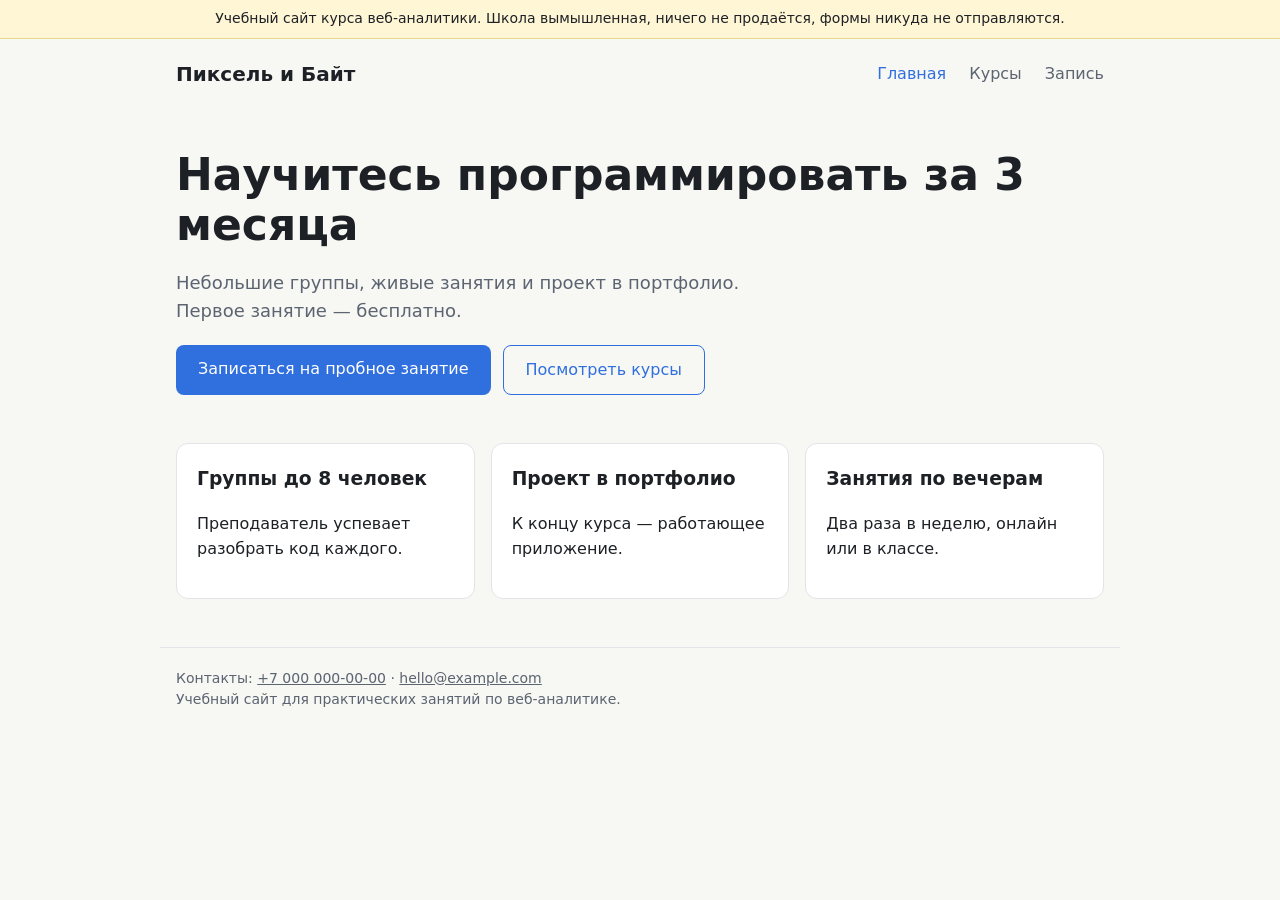
<file: index.html>
<!doctype html>
<html lang="ru">
<head>
  <meta charset="utf-8">
  <meta name="viewport" content="width=device-width, initial-scale=1">
  <title>Пиксель и Байт — курсы программирования (учебный сайт)</title>
  <meta name="description" content="Учебный сайт для практики по веб-аналитике. Школа вымышленная.">
  <link rel="stylesheet" href="style.css">
  <script src="metrika.js?v=2"></script>
</head>
<body>
  <div class="notice">Учебный сайт курса веб-аналитики. Школа вымышленная, ничего не продаётся, формы никуда не отправляются.</div>
  <header>
    <a class="logo" href="index.html">Пиксель&nbsp;и&nbsp;Байт</a>
    <nav>
      <a class="active" href="index.html">Главная</a>
      <a href="kursy.html">Курсы</a>
      <a href="zapis.html">Запись</a>
    </nav>
  </header>
  <main>
    <section class="hero">
      <h1>Научитесь программировать за 3 месяца</h1>
      <p>Небольшие группы, живые занятия и проект в портфолио. Первое занятие — бесплатно.</p>
      <div class="actions">
        <a class="btn" href="zapis.html" data-goal="cta_main">Записаться на пробное занятие</a>
        <a class="btn secondary" href="kursy.html">Посмотреть курсы</a>
      </div>
    </section>
    <section class="grid">
      <div class="card"><h3>Группы до 8 человек</h3><p>Преподаватель успевает разобрать код каждого.</p></div>
      <div class="card"><h3>Проект в портфолио</h3><p>К концу курса — работающее приложение.</p></div>
      <div class="card"><h3>Занятия по вечерам</h3><p>Два раза в неделю, онлайн или в классе.</p></div>
    </section>
  </main>
  <footer>
    Контакты: <a href="tel:+70000000000">+7 000 000-00-00</a> · <a href="mailto:hello@example.com">hello@example.com</a><br>
    Учебный сайт для практических занятий по веб-аналитике.
  </footer>
</body>
</html>
</file>
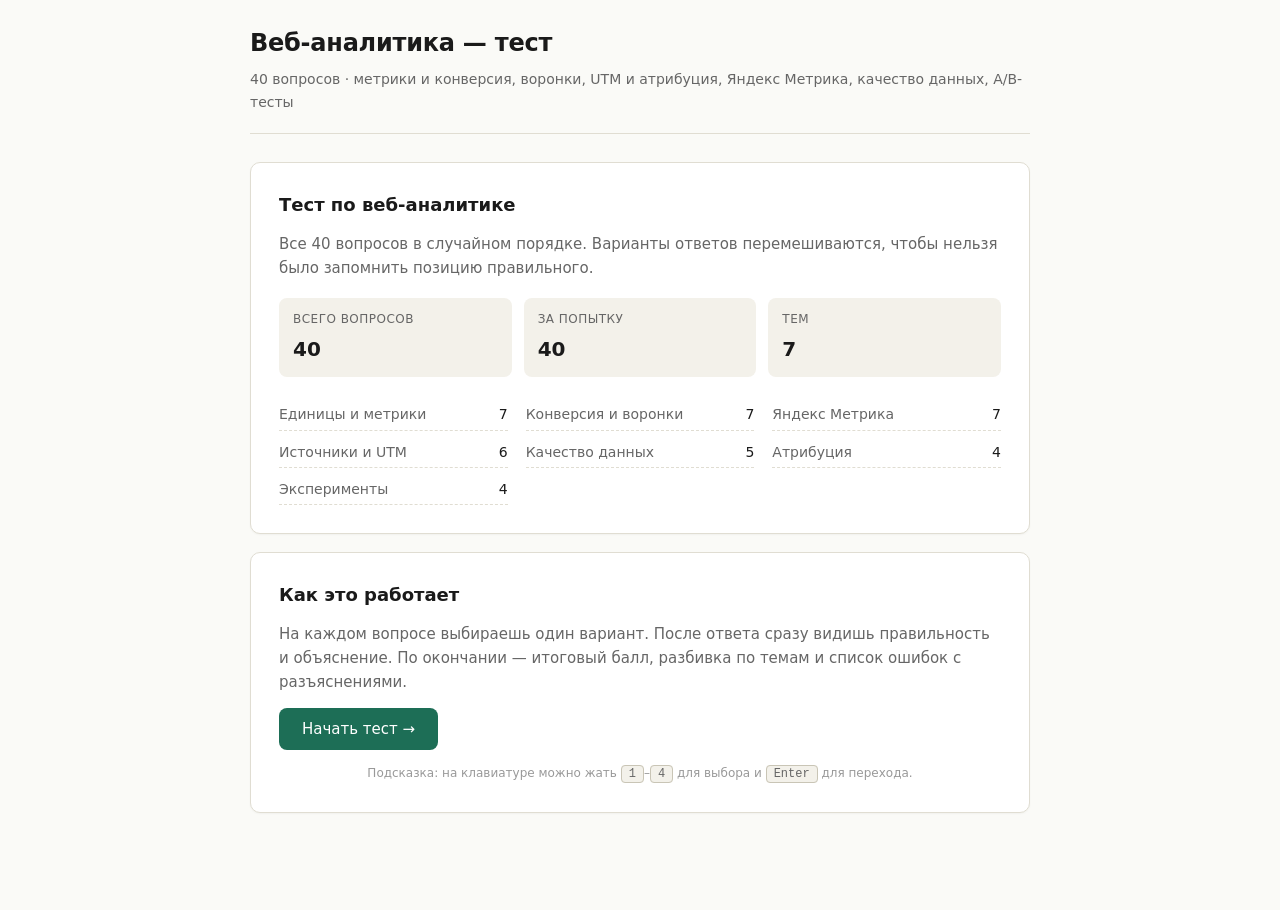
<file: test/index.html>
<!DOCTYPE html>
<html lang="ru">
<head>
  <meta charset="UTF-8">
  <meta name="viewport" content="width=device-width, initial-scale=1.0">
  <title>Веб-аналитика — тест</title>
  <link rel="stylesheet" href="styles.css">
</head>
<body>
  <div class="container">
    <header>
      <h1>Веб-аналитика — тест</h1>
      <div class="subtitle">40 вопросов · метрики и конверсия, воронки, UTM и атрибуция, Яндекс Метрика, качество данных, A/B-тесты</div>
    </header>
    <div id="app"></div>
  </div>

  <!-- Сначала загружаются вопросы (они определяют window.QUESTIONS) -->
  <script src="questions.js"></script>
  <!-- Затем логика приложения -->
  <script src="app.js"></script>
</body>
</html>
</file>
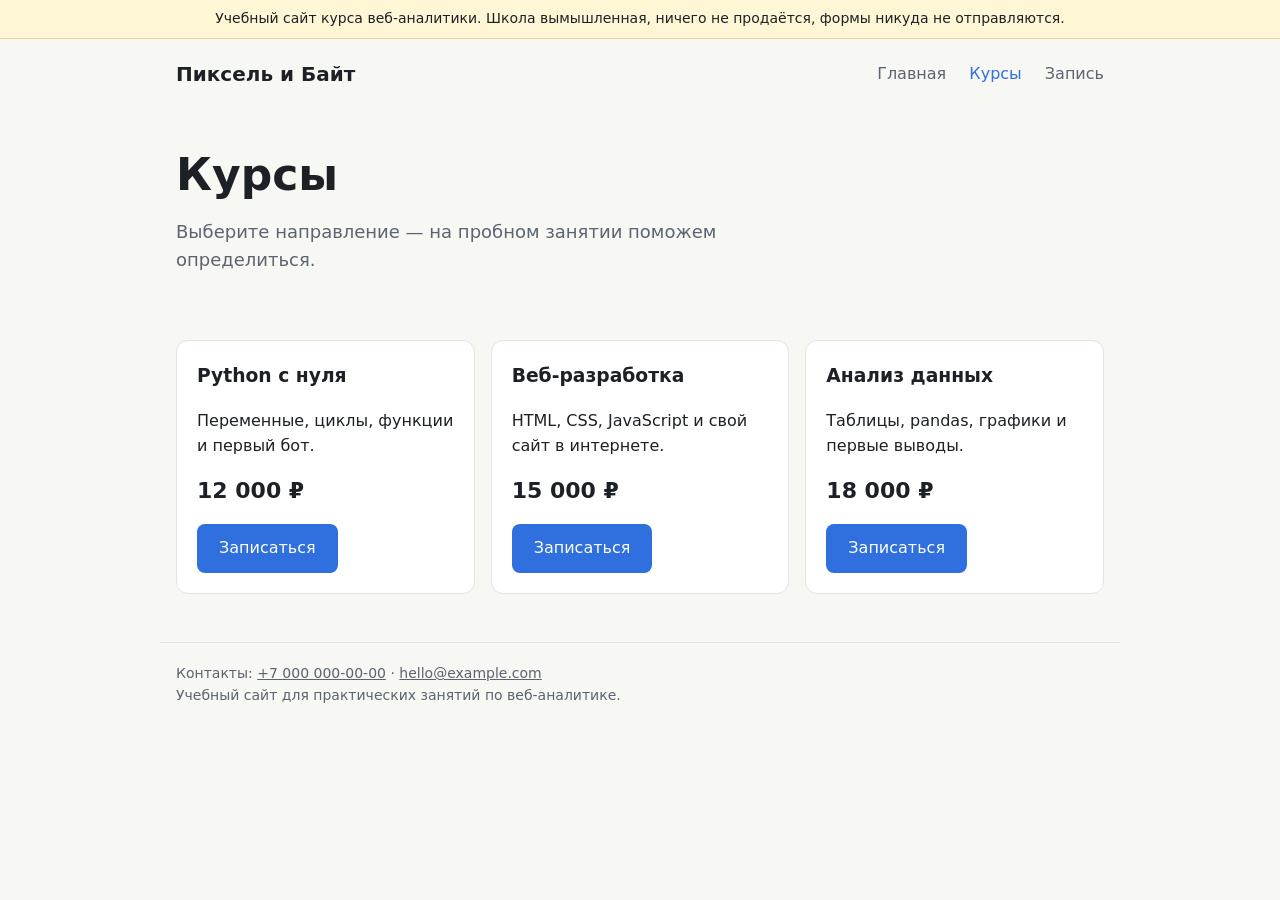
<file: kursy.html>
<!doctype html>
<html lang="ru">
<head>
  <meta charset="utf-8">
  <meta name="viewport" content="width=device-width, initial-scale=1">
  <title>Курсы — Пиксель и Байт (учебный сайт)</title>
  <link rel="stylesheet" href="style.css">
  <script src="metrika.js?v=2"></script>
</head>
<body>
  <div class="notice">Учебный сайт курса веб-аналитики. Школа вымышленная, ничего не продаётся, формы никуда не отправляются.</div>
  <header>
    <a class="logo" href="index.html">Пиксель&nbsp;и&nbsp;Байт</a>
    <nav>
      <a href="index.html">Главная</a>
      <a class="active" href="kursy.html">Курсы</a>
      <a href="zapis.html">Запись</a>
    </nav>
  </header>
  <main>
    <section class="hero">
      <h1>Курсы</h1>
      <p>Выберите направление — на пробном занятии поможем определиться.</p>
    </section>
    <section class="grid">
      <div class="card">
        <h3>Python с нуля</h3>
        <p>Переменные, циклы, функции и первый бот.</p>
        <div class="price">12 000 ₽</div>
        <a class="btn" href="zapis.html?course=python" data-goal="course_select" data-course="python">Записаться</a>
      </div>
      <div class="card">
        <h3>Веб-разработка</h3>
        <p>HTML, CSS, JavaScript и свой сайт в интернете.</p>
        <div class="price">15 000 ₽</div>
        <a class="btn" href="zapis.html?course=web" data-goal="course_select" data-course="web">Записаться</a>
      </div>
      <div class="card">
        <h3>Анализ данных</h3>
        <p>Таблицы, pandas, графики и первые выводы.</p>
        <div class="price">18 000 ₽</div>
        <a class="btn" href="zapis.html?course=data" data-goal="course_select" data-course="data">Записаться</a>
      </div>
    </section>
  </main>
  <footer>
    Контакты: <a href="tel:+70000000000">+7 000 000-00-00</a> · <a href="mailto:hello@example.com">hello@example.com</a><br>
    Учебный сайт для практических занятий по веб-аналитике.
  </footer>
</body>
</html>
</file>
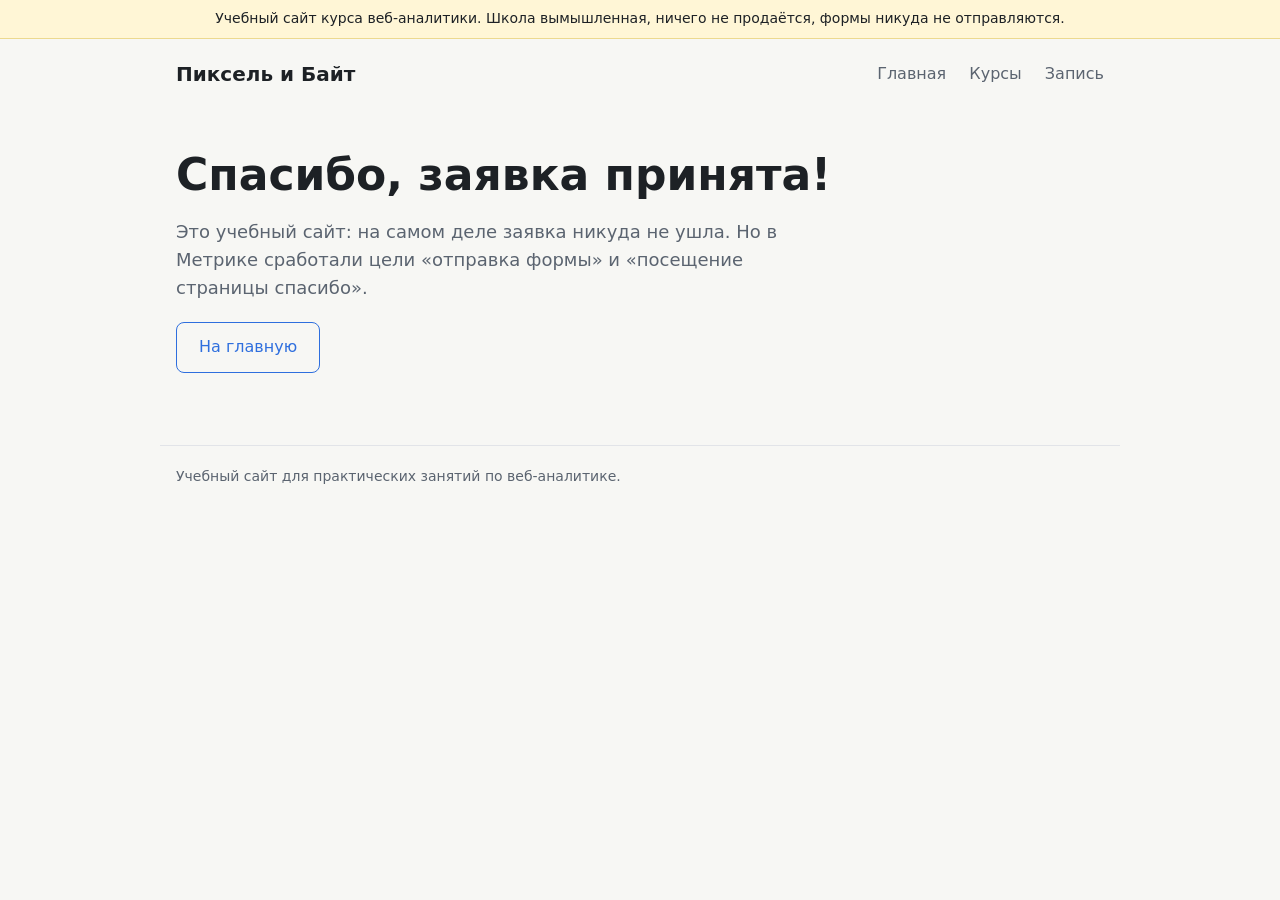
<file: spasibo.html>
<!doctype html>
<html lang="ru">
<head>
  <meta charset="utf-8">
  <meta name="viewport" content="width=device-width, initial-scale=1">
  <title>Заявка принята — Пиксель и Байт (учебный сайт)</title>
  <link rel="stylesheet" href="style.css">
  <script src="metrika.js?v=2"></script>
</head>
<body>
  <div class="notice">Учебный сайт курса веб-аналитики. Школа вымышленная, ничего не продаётся, формы никуда не отправляются.</div>
  <header>
    <a class="logo" href="index.html">Пиксель&nbsp;и&nbsp;Байт</a>
    <nav>
      <a href="index.html">Главная</a>
      <a href="kursy.html">Курсы</a>
      <a href="zapis.html">Запись</a>
    </nav>
  </header>
  <main>
    <section class="hero">
      <h1>Спасибо, заявка принята!</h1>
      <p>Это учебный сайт: на самом деле заявка никуда не ушла. Но в Метрике сработали цели «отправка формы» и «посещение страницы спасибо».</p>
      <div class="actions"><a class="btn secondary" href="index.html">На главную</a></div>
    </section>
  </main>
  <footer>Учебный сайт для практических занятий по веб-аналитике.</footer>
</body>
</html>
</file>
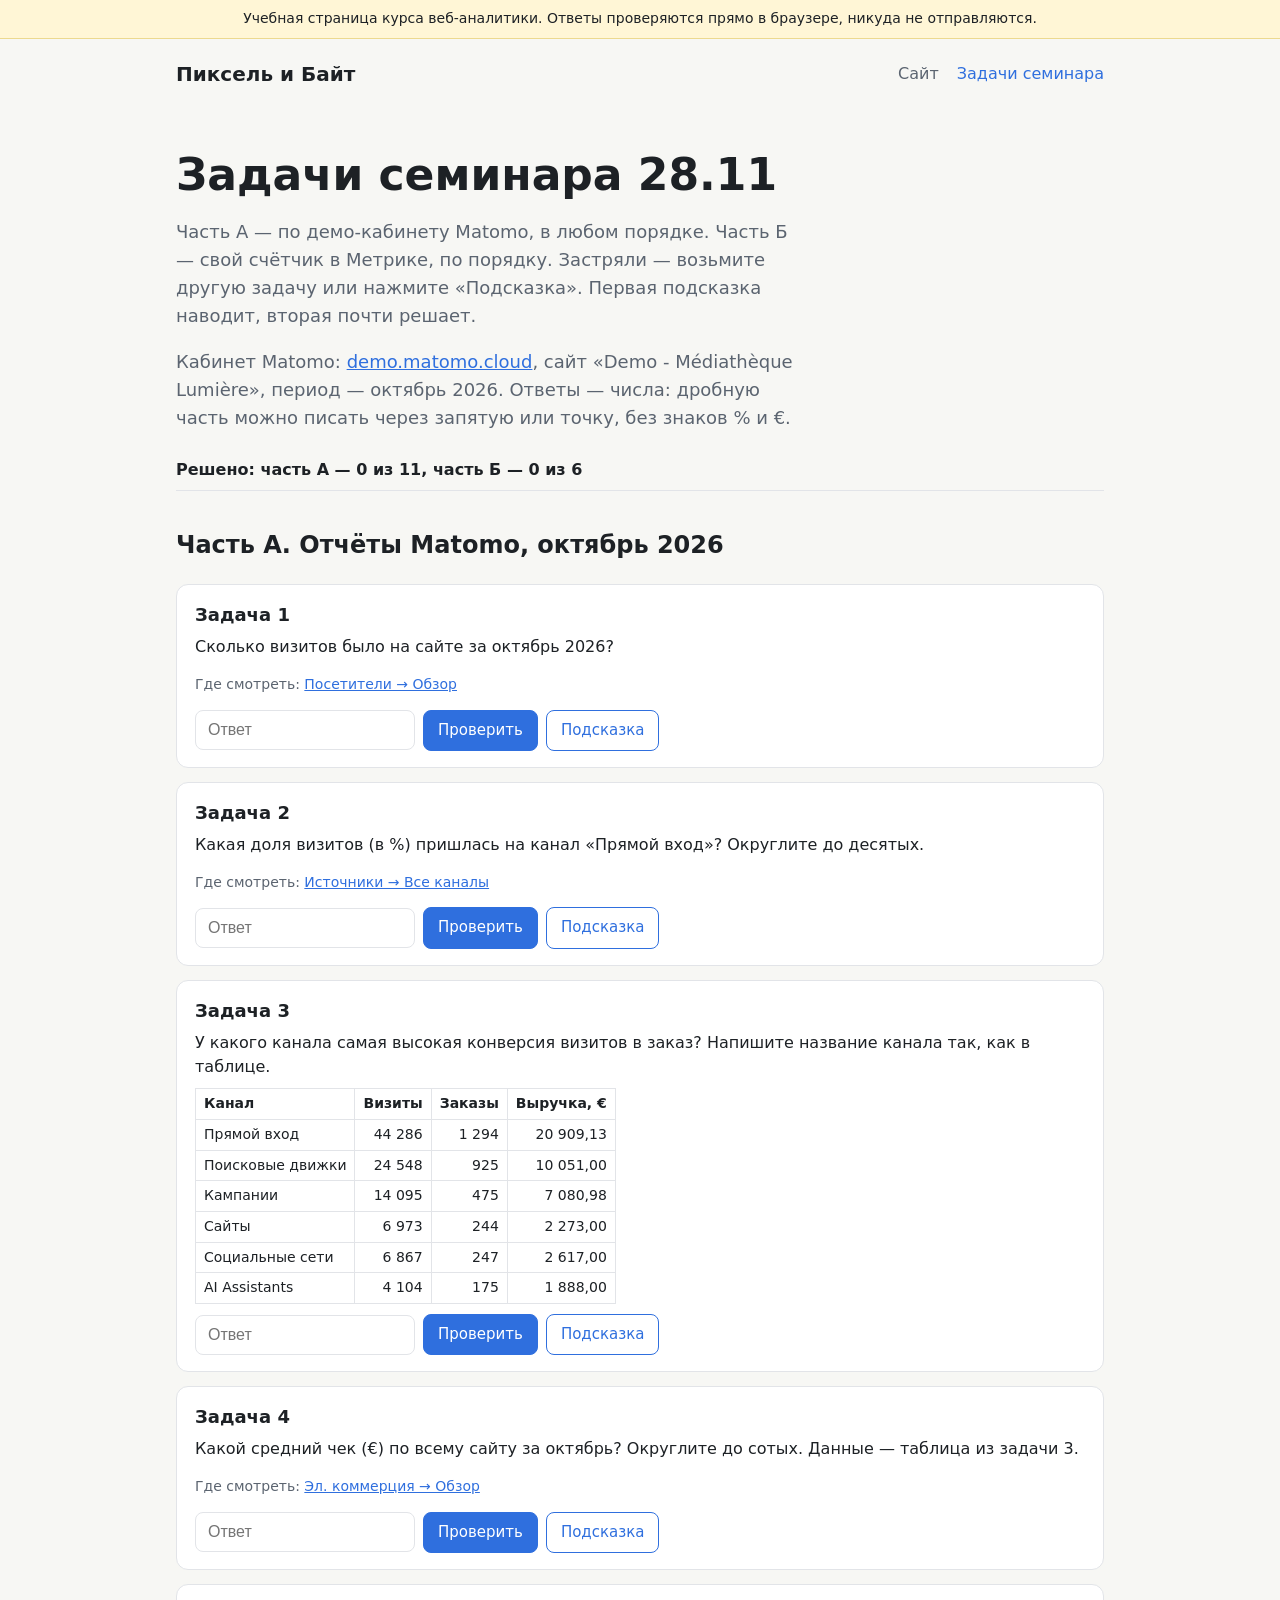
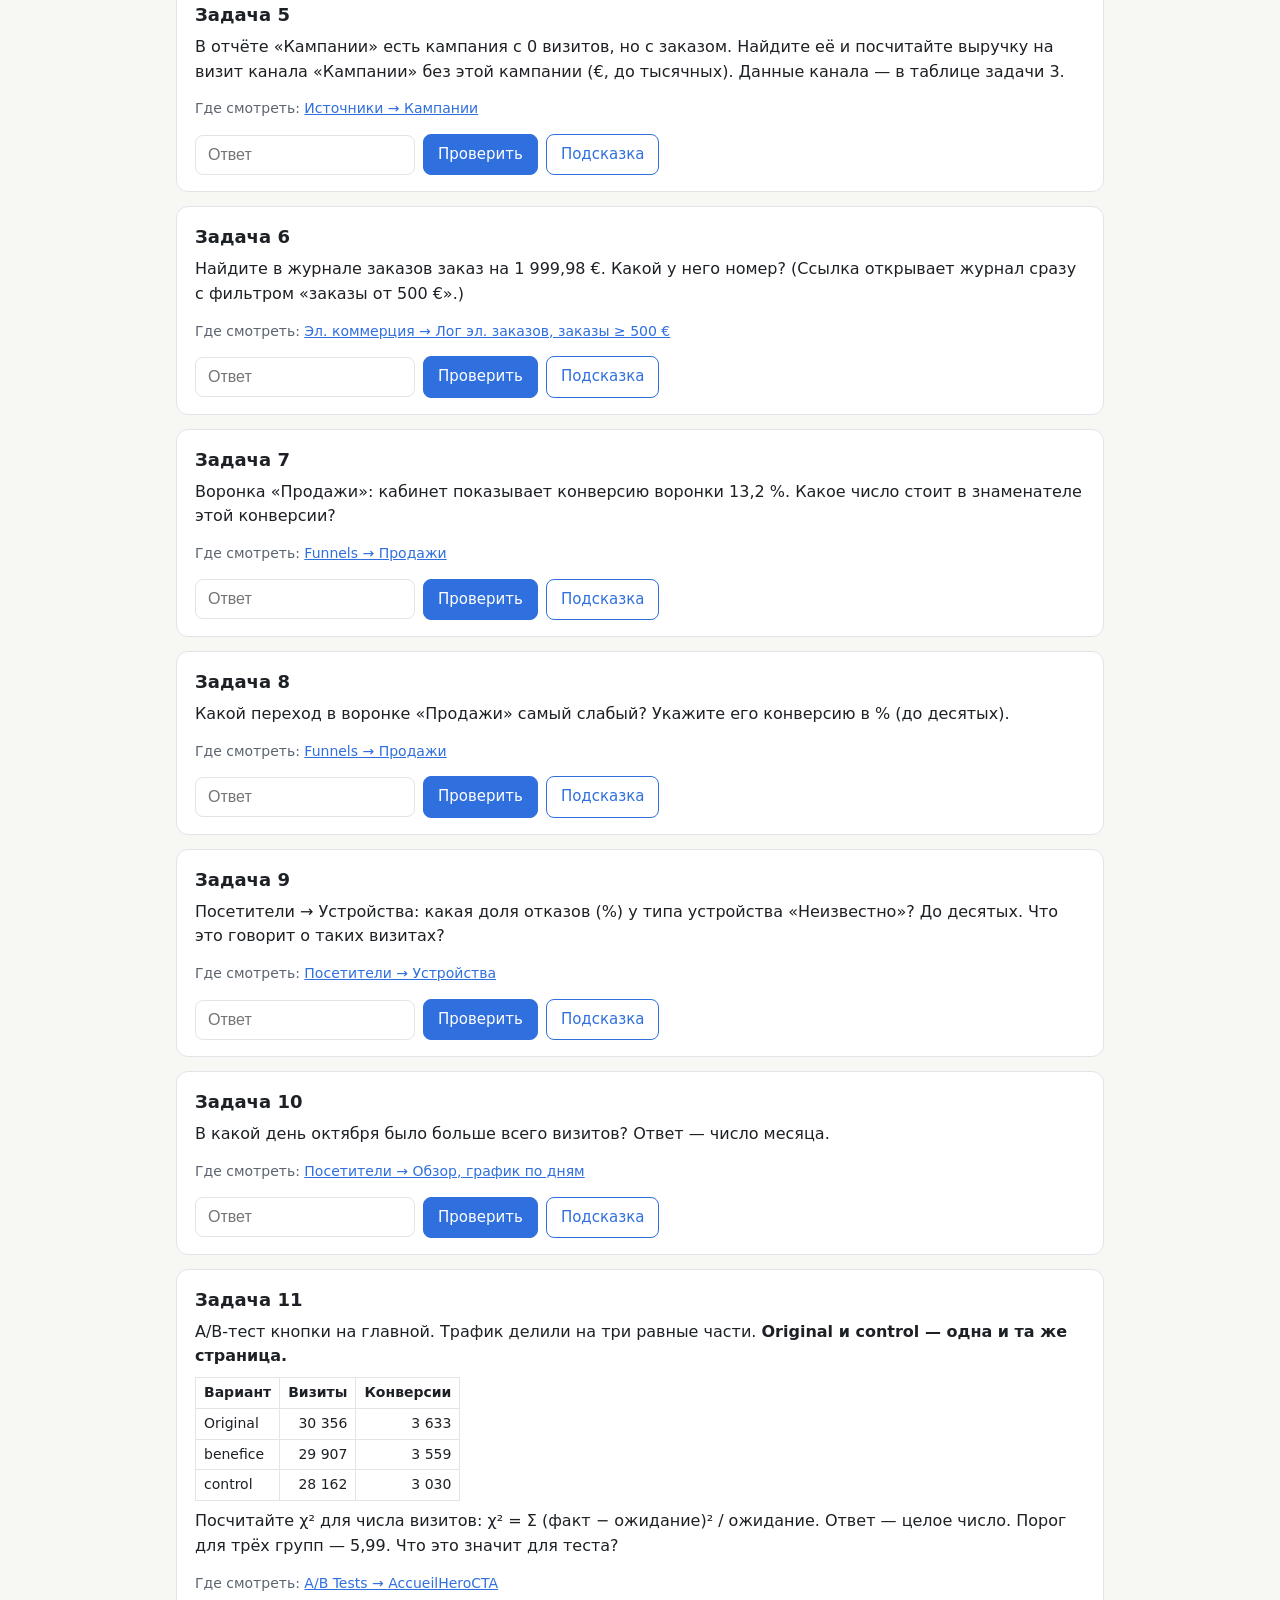
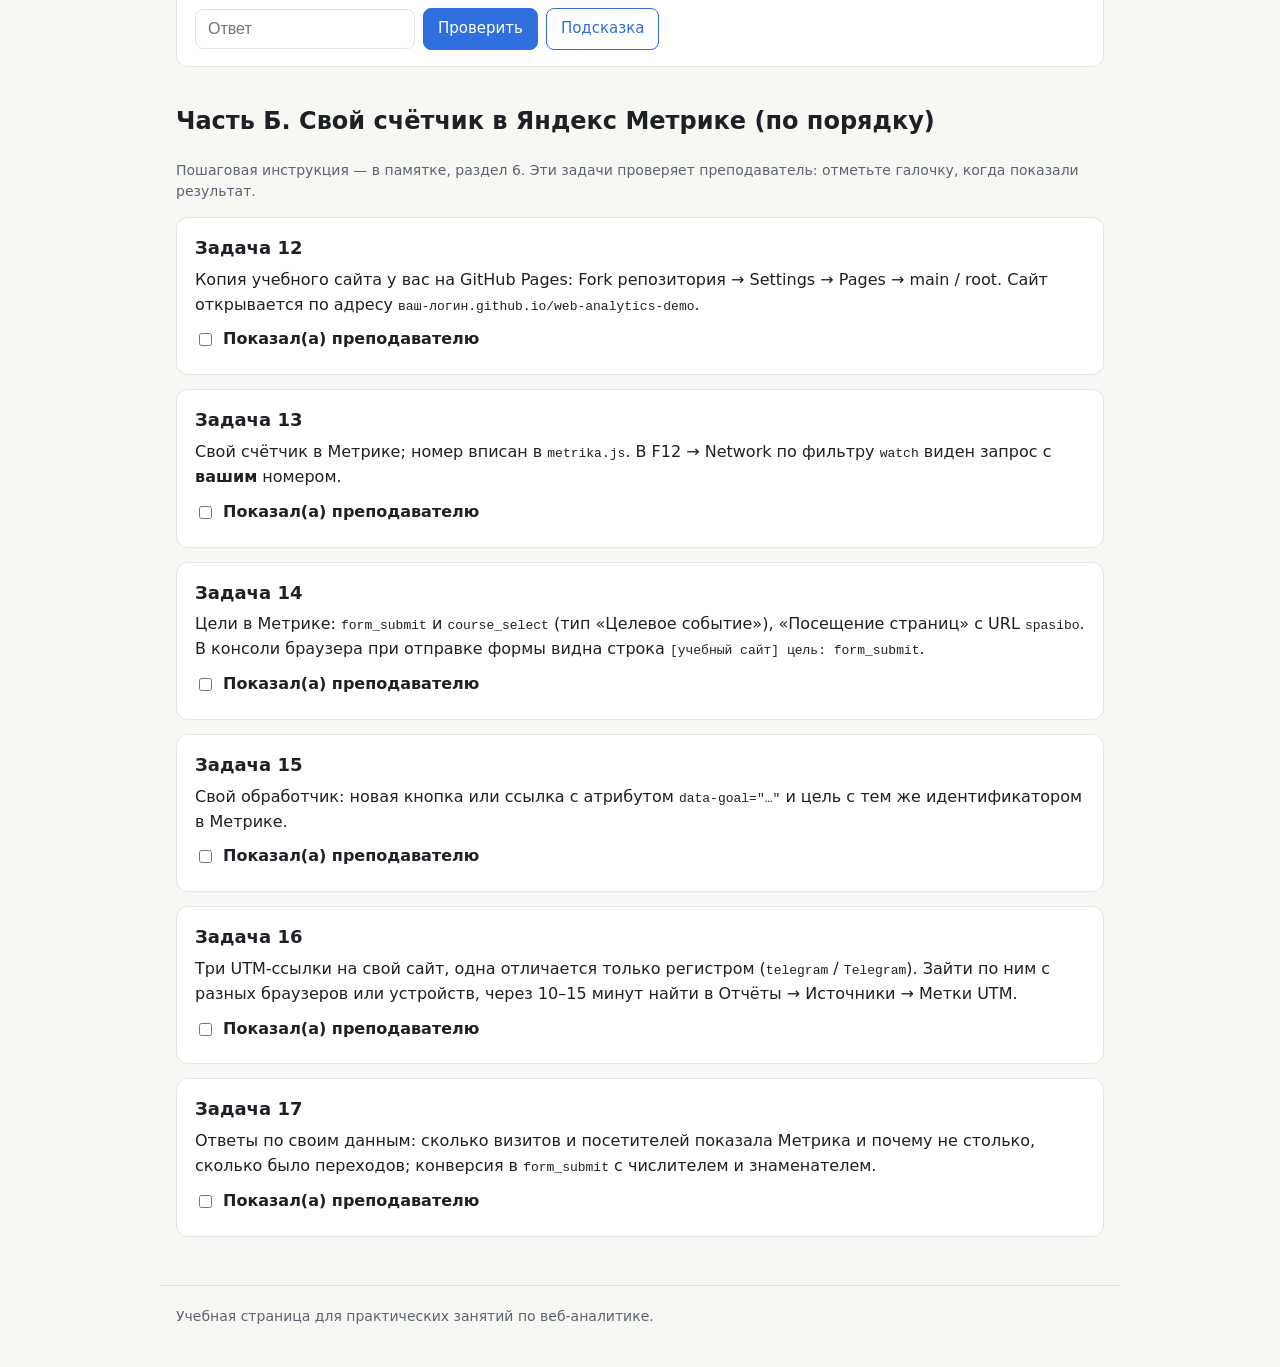
<file: zadachi.html>
<!doctype html>
<html lang="ru">
<head>
  <meta charset="utf-8">
  <meta name="viewport" content="width=device-width, initial-scale=1">
  <title>Задачи семинара — веб-аналитика (учебный сайт)</title>
  <link rel="stylesheet" href="style.css">
  <script src="metrika.js?v=2"></script>
  <style>
    .task { background: var(--card); border: 1px solid var(--line); border-radius: 12px; padding: 16px 18px; margin: 14px 0; }
    .task h3 { margin: 0 0 6px; font-size: 18px; }
    .task.done { border-color: #2e9e6b; box-shadow: inset 4px 0 0 #2e9e6b; }
    .task table { border-collapse: collapse; margin: 8px 0; font-size: 14px; }
    .task td, .task th { border: 1px solid var(--line); padding: 4px 8px; text-align: right; }
    .task td:first-child, .task th:first-child { text-align: left; }
    .row { display: flex; flex-wrap: wrap; gap: 8px; align-items: center; margin-top: 10px; }
    .row input { width: 220px; }
    .row button { font: inherit; font-size: 15px; padding: 8px 14px; border-radius: 8px; border: 1px solid var(--accent); background: var(--accent); color: #fff; cursor: pointer; }
    .row button.hint { background: transparent; color: var(--accent); }
    .msg { font-size: 15px; }
    .ok { color: #1f8a55; font-weight: 600; }
    .bad { color: #c0392b; }
    .hints p { background: #f1f4fb; border-radius: 8px; padding: 8px 10px; font-size: 15px; margin: 8px 0 0; }
    .where { font-size: 14px; color: var(--muted); }
    .where a { color: var(--accent); }
    .progress { position: sticky; top: 0; background: var(--bg); padding: 8px 0; font-weight: 600; z-index: 2; border-bottom: 1px solid var(--line); }
    h2 { margin-top: 36px; }
    label.chk { display: flex; gap: 8px; align-items: center; font-weight: 600; margin-top: 10px; }
    label.chk input { width: auto; }
  </style>
</head>
<body>
  <div class="notice">Учебная страница курса веб-аналитики. Ответы проверяются прямо в браузере, никуда не отправляются.</div>
  <header>
    <a class="logo" href="index.html">Пиксель&nbsp;и&nbsp;Байт</a>
    <nav><a href="index.html">Сайт</a><a class="active" href="zadachi.html">Задачи семинара</a></nav>
  </header>
  <main>
    <section class="hero" style="padding-bottom:0">
      <h1>Задачи семинара 28.11</h1>
      <p>Часть А — по демо-кабинету Matomo, в любом порядке. Часть Б — свой счётчик в Метрике, по порядку. Застряли — возьмите другую задачу или нажмите «Подсказка». Первая подсказка наводит, вторая почти решает.</p>
      <p class="where">Кабинет Matomo: <a href="https://demo.matomo.cloud/index.php?module=CoreHome&action=index&idSite=3&period=month&date=2026-10-01#?idSite=3&period=month&date=2026-10-01&category=General_Visitors&subcategory=General_Overview" target="_blank" rel="noopener">demo.matomo.cloud</a>, сайт «Demo - Médiathèque Lumière», период — октябрь 2026. Ответы — числа: дробную часть можно писать через запятую или точку, без знаков % и €.</p>
    </section>
    <div class="progress" id="progress">Решено: 0</div>

    <h2>Часть А. Отчёты Matomo, октябрь 2026</h2>
    <div id="partA"></div>

    <h2>Часть Б. Свой счётчик в Яндекс Метрике (по порядку)</h2>
    <p class="where">Пошаговая инструкция — в памятке, раздел 6. Эти задачи проверяет преподаватель: отметьте галочку, когда показали результат.</p>
    <div id="partB"></div>
  </main>
  <footer>Учебная страница для практических занятий по веб-аналитике.</footer>

<script>
const M = "https://demo.matomo.cloud/index.php?module=CoreHome&action=index&idSite=3&period=month&date=2026-10-01#?idSite=3&period=month&date=2026-10-01&category=";
const CH_TABLE = `<table><tr><th>Канал</th><th>Визиты</th><th>Заказы</th><th>Выручка, €</th></tr>
<tr><td>Прямой вход</td><td>44 286</td><td>1 294</td><td>20 909,13</td></tr>
<tr><td>Поисковые движки</td><td>24 548</td><td>925</td><td>10 051,00</td></tr>
<tr><td>Кампании</td><td>14 095</td><td>475</td><td>7 080,98</td></tr>
<tr><td>Сайты</td><td>6 973</td><td>244</td><td>2 273,00</td></tr>
<tr><td>Социальные сети</td><td>6 867</td><td>247</td><td>2 617,00</td></tr>
<tr><td>AI Assistants</td><td>4 104</td><td>175</td><td>1 888,00</td></tr></table>`;

const A = [
 {n:1, t:"Сколько визитов было на сайте за октябрь 2026?",
  w:[["Посетители → Обзор", "General_Visitors&subcategory=General_Overview"]],
  h:["Нужен показатель «Посещения» в блоке «Обзор посещений».", "Число в строке «Посещения»: шесть цифр, начинается на 100."],
  a:["497f37bf04a8ba6b"]},
 {n:2, t:"Какая доля визитов (в %) пришлась на канал «Прямой вход»? Округлите до десятых.",
  w:[["Источники → Все каналы", "Referrers_Referrers&subcategory=Referrers_WidgetGetAll"]],
  h:["Доля = визиты канала / все визиты × 100. Все визиты — из задачи 1.", "44 286 / 100 873 × 100 = ?"],
  a:["0099f26dde5ffb45","fa1e5df162d9bc2d"]},
 {n:3, t:"У какого канала самая высокая конверсия визитов в заказ? Напишите название канала так, как в таблице." + CH_TABLE,
  w:[],
  h:["Конверсия = заказы / визиты. Посчитайте для каждой строки, не только для самых больших каналов.", "У маленького канала внизу таблицы: 175 / 4 104 ≈ 4,26 %."],
  a:["7537b76514d3fb22","45eed6504c1497db","285ba9bc2e798c42","6277591f843454d0","5e129af1e0aa13bc"]},
 {n:4, t:"Какой средний чек (€) по всему сайту за октябрь? Округлите до сотых. Данные — таблица из задачи 3.",
  w:[["Эл. коммерция → Обзор", "Goals_Ecommerce&subcategory=General_Overview"]],
  h:["Средний чек = вся выручка / все заказы. Сложите выручку и заказы по всем каналам.", "44 819,11 / 3 360 = ?"],
  a:["0de509d2c7ce9415"]},
 {n:5, t:"В отчёте «Кампании» есть кампания с 0 визитов, но с заказом. Найдите её и посчитайте выручку на визит канала «Кампании» без этой кампании (€, до тысячных). Данные канала — в таблице задачи 3.",
  w:[["Источники → Кампании", "Referrers_Referrers&subcategory=Referrers_Campaigns"]],
  h:["Выручка на визит = выручка / визиты. Из выручки канала вычтите выручку подозрительной кампании; визиты не меняются (у неё их 0).", "(7 080,98 − 1 999,98) / 14 095 = ?"],
  a:["5e83a05896b79069","9c04a4148cbe78f5"]},
 {n:6, t:"Найдите в журнале заказов заказ на 1 999,98 €. Какой у него номер? (Ссылка открывает журнал сразу с фильтром «заказы от 500 €».)",
  w:[["Эл. коммерция → Лог эл. заказов, заказы ≥ 500 €", "Goals_Ecommerce&subcategory=Goals_EcommerceLog&segment=revenueOrder%3E%3D500"]],
  h:["Номер заказа написан в скобках после слов «Электронный заказ».", "Номер начинается с ORCA-."],
  a:["a34a0533f428d3dc"]},
 {n:7, t:"Воронка «Продажи»: кабинет показывает конверсию воронки 13,2 %. Какое число стоит в знаменателе этой конверсии?",
  w:[["Funnels → Продажи", "Funnels_Funnels&subcategory=103"]],
  h:["1 224 / 5 997 даёт не 13,2 %. Посмотрите столбец «Entries» (входы): в воронку входят не только на первом шаге.", "Шаг 1 необязательный. Сложите входы на шаге 1 и на шаге 2."],
  a:["56954aa08e8941ef"]},
 {n:8, t:"Какой переход в воронке «Продажи» самый слабый? Укажите его конверсию в % (до десятых).",
  w:[["Funnels → Продажи", "Funnels_Funnels&subcategory=103"]],
  h:["Для каждого шага: «перешли дальше» / «визиты на шаге».", "Корзина: 2 150 / 5 916."],
  a:["cae14da724ab730a"]},
 {n:9, t:"Посетители → Устройства: какая доля отказов (%) у типа устройства «Неизвестно»? До десятых. Что это говорит о таких визитах?",
  w:[["Посетители → Устройства", "General_Visitors&subcategory=DevicesDetection_Devices"]],
  h:["Найдите строку «Неизвестно» и столбец «Показатель отказов». Если он округлён, посчитайте сами: визиты с отказом / визиты.", "4 782 / 4 785 × 100. Подумайте, кто заходит на одну страницу и никогда ничего не покупает."],
  a:["7866a5f6c29eefa6","58d67646c5f1d867","954f3e6f06911ba5"]},
 {n:10, t:"В какой день октября было больше всего визитов? Ответ — число месяца.",
  w:[["Посетители → Обзор, график по дням", "General_Visitors&subcategory=General_Overview"]],
  h:["Поменяйте период на «День» и посмотрите график за месяц или выберите таблицу под графиком.", "Это среда в середине месяца: больше 5 000 визитов."],
  a:["f81055142aced4b2","4241815d479e1f82","de0c75a9a3a2838f","2c0092d7f5836655"]},
 {n:11, t:`A/B-тест кнопки на главной. Трафик делили на три равные части. <b>Original и control — одна и та же страница.</b>
<table><tr><th>Вариант</th><th>Визиты</th><th>Конверсии</th></tr>
<tr><td>Original</td><td>30 356</td><td>3 633</td></tr><tr><td>benefice</td><td>29 907</td><td>3 559</td></tr><tr><td>control</td><td>28 162</td><td>3 030</td></tr></table>
Посчитайте χ² для числа визитов: χ² = Σ (факт − ожидание)² / ожидание. Ответ — целое число. Порог для трёх групп — 5,99. Что это значит для теста?`,
  w:[["A/B Tests → AccueilHeroCTA", "AbTesting_Experiments&subcategory=14"]],
  h:["Ожидание = все визиты / 3. Для каждого варианта: (факт − ожидание)², сложите и разделите на ожидание.", "Ожидание 29 475; отклонения +881, +432, −1 313."],
  a:["51a73242f458a4d7","57f30e7bb321ebc5","9aa36ad37210717f","a9728f74ee9e469c"]},
];

const B = [
 {n:12, t:"Копия учебного сайта у вас на GitHub Pages: Fork репозитория → Settings → Pages → main / root. Сайт открывается по адресу <code>ваш-логин.github.io/web-analytics-demo</code>."},
 {n:13, t:"Свой счётчик в Метрике; номер вписан в <code>metrika.js</code>. В F12 → Network по фильтру <code>watch</code> виден запрос с <b>вашим</b> номером."},
 {n:14, t:"Цели в Метрике: <code>form_submit</code> и <code>course_select</code> (тип «Целевое событие»), «Посещение страниц» с URL <code>spasibo</code>. В консоли браузера при отправке формы видна строка <code>[учебный сайт] цель: form_submit</code>."},
 {n:15, t:"Свой обработчик: новая кнопка или ссылка с атрибутом <code>data-goal=\"…\"</code> и цель с тем же идентификатором в Метрике."},
 {n:16, t:"Три UTM-ссылки на свой сайт, одна отличается только регистром (<code>telegram</code> / <code>Telegram</code>). Зайти по ним с разных браузеров или устройств, через 10–15 минут найти в Отчёты → Источники → Метки UTM."},
 {n:17, t:"Ответы по своим данным: сколько визитов и посетителей показала Метрика и почему не столько, сколько было переходов; конверсия в <code>form_submit</code> с числителем и знаменателем."},
];

let solved = {};
try { solved = JSON.parse(localStorage.getItem("wa28solved") || "{}"); } catch (e) {}
function save() { try { localStorage.setItem("wa28solved", JSON.stringify(solved)); } catch (e) {} }

function norm(s) {
  return s.trim().toLowerCase().replace(/[\s ]/g, "").replace(/,/g, ".").replace(/[%€]/g, "").replace(/ё/g, "е");
}
async function h16(s) {
  const buf = await crypto.subtle.digest("SHA-256", new TextEncoder().encode("wa28:" + s));
  return [...new Uint8Array(buf)].map(b => b.toString(16).padStart(2, "0")).join("").slice(0, 16);
}
function progress() {
  const a = A.filter(x => solved[x.n]).length, b = B.filter(x => solved[x.n]).length;
  document.getElementById("progress").textContent = `Решено: часть А — ${a} из ${A.length}, часть Б — ${b} из ${B.length}`;
}

function renderA() {
  const root = document.getElementById("partA");
  for (const x of A) {
    const d = document.createElement("div");
    d.className = "task" + (solved[x.n] ? " done" : "");
    const where = x.w.map(([t, q]) => `<a href="${M + q}" target="_blank" rel="noopener">${t}</a>`).join(" · ");
    d.innerHTML = `<h3>Задача ${x.n}</h3><div>${x.t}</div>
      ${where ? `<p class="where">Где смотреть: ${where}</p>` : ""}
      <div class="row"><input placeholder="Ответ" aria-label="Ответ на задачу ${x.n}">
      <button class="go">Проверить</button><button class="hint">Подсказка</button><span class="msg"></span></div>
      <div class="hints"></div>`;
    const inp = d.querySelector("input"), msg = d.querySelector(".msg");
    let shown = 0;
    if (solved[x.n]) { msg.textContent = "Решено ✓"; msg.className = "msg ok"; }
    async function check() {
      if (!inp.value.trim()) return;
      const h = await h16(norm(inp.value));
      if (x.a.includes(h)) {
        solved[x.n] = true; save(); d.classList.add("done");
        msg.textContent = "Верно ✓"; msg.className = "msg ok";
        if (window.sendGoal) sendGoal("task_solved", { task: x.n });
      } else { msg.textContent = "Пока нет — проверьте расчёт или возьмите подсказку"; msg.className = "msg bad"; }
      progress();
    }
    d.querySelector(".go").onclick = check;
    inp.addEventListener("keydown", e => { if (e.key === "Enter") check(); });
    d.querySelector(".hint").onclick = () => {
      if (shown < x.h.length) {
        const p = document.createElement("p");
        p.textContent = `Подсказка ${shown + 1}: ${x.h[shown]}`;
        d.querySelector(".hints").appendChild(p); shown++;
      }
    };
    root.appendChild(d);
  }
}
function renderB() {
  const root = document.getElementById("partB");
  for (const x of B) {
    const d = document.createElement("div");
    d.className = "task" + (solved[x.n] ? " done" : "");
    d.innerHTML = `<h3>Задача ${x.n}</h3><div>${x.t}</div>
      <label class="chk"><input type="checkbox" ${solved[x.n] ? "checked" : ""}> Показал(а) преподавателю</label>`;
    d.querySelector("input").onchange = e => {
      solved[x.n] = e.target.checked; save(); d.classList.toggle("done", e.target.checked); progress();
    };
    root.appendChild(d);
  }
}
renderA(); renderB(); progress();
</script>
</body>
</html>
</file>
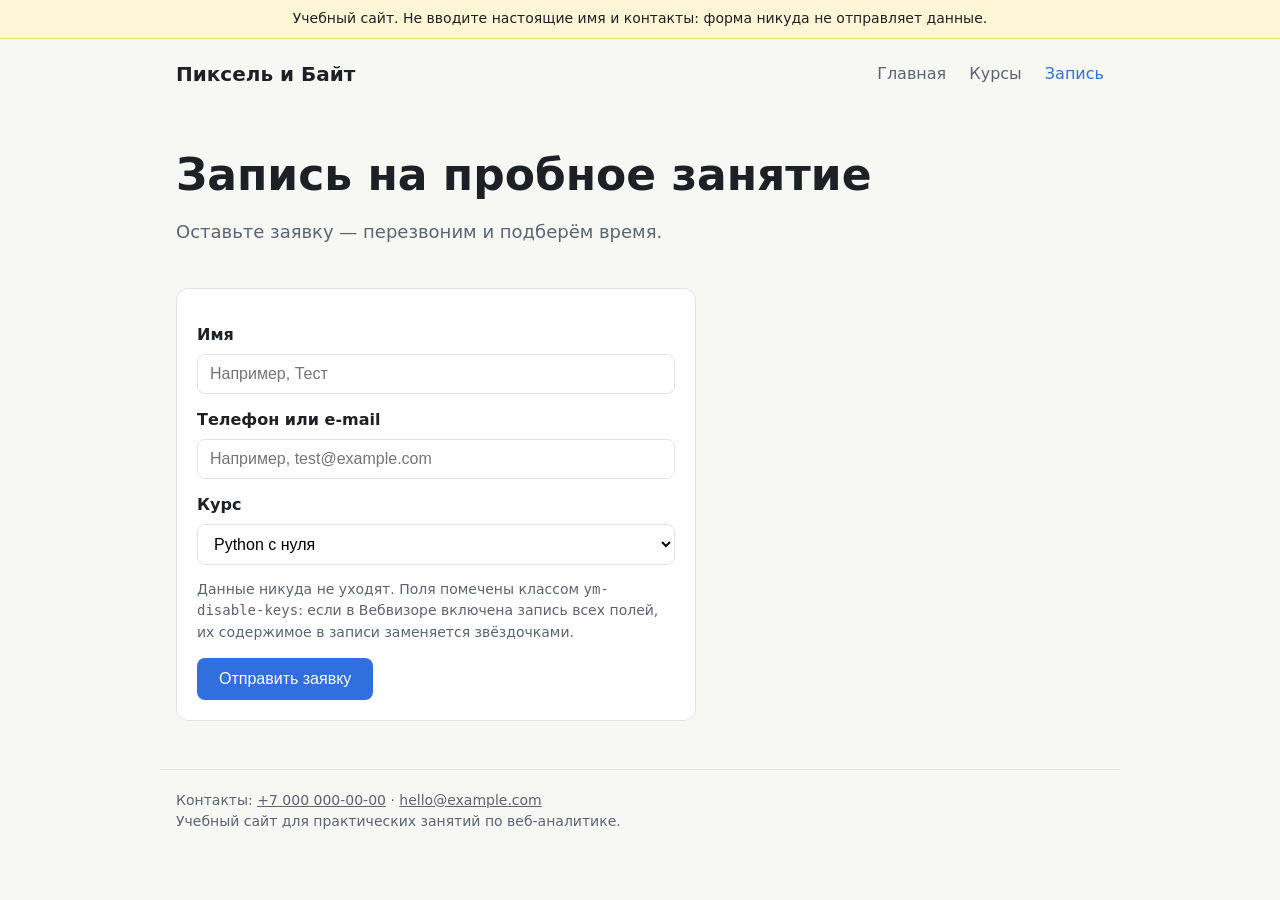
<file: zapis.html>
<!doctype html>
<html lang="ru">
<head>
  <meta charset="utf-8">
  <meta name="viewport" content="width=device-width, initial-scale=1">
  <title>Запись на пробное занятие — Пиксель и Байт (учебный сайт)</title>
  <link rel="stylesheet" href="style.css">
  <script src="metrika.js?v=2"></script>
</head>
<body>
  <div class="notice">Учебный сайт. Не вводите настоящие имя и контакты: форма никуда не отправляет данные.</div>
  <header>
    <a class="logo" href="index.html">Пиксель&nbsp;и&nbsp;Байт</a>
    <nav>
      <a href="index.html">Главная</a>
      <a href="kursy.html">Курсы</a>
      <a class="active" href="zapis.html">Запись</a>
    </nav>
  </header>
  <main>
    <section class="hero">
      <h1>Запись на пробное занятие</h1>
      <p>Оставьте заявку — перезвоним и подберём время.</p>
    </section>
    <form class="card" id="signup">
      <label for="name">Имя</label>
      <input id="name" name="name" class="ym-disable-keys" placeholder="Например, Тест" required>
      <label for="contact">Телефон или e-mail</label>
      <input id="contact" name="contact" class="ym-disable-keys" placeholder="Например, test@example.com" required>
      <label for="course">Курс</label>
      <select id="course" name="course">
        <option value="python">Python с нуля</option>
        <option value="web">Веб-разработка</option>
        <option value="data">Анализ данных</option>
      </select>
      <p class="hint">Данные никуда не уходят. Поля помечены классом <code>ym-disable-keys</code>: если в Вебвизоре включена запись всех полей, их содержимое в записи заменяется звёздочками.</p>
      <button class="btn" type="submit">Отправить заявку</button>
    </form>
  </main>
  <footer>
    Контакты: <a href="tel:+70000000000">+7 000 000-00-00</a> · <a href="mailto:hello@example.com">hello@example.com</a><br>
    Учебный сайт для практических занятий по веб-аналитике.
  </footer>
  <script>
    var course = new URLSearchParams(location.search).get("course");
    if (course) { document.getElementById("course").value = course; }

    document.getElementById("signup").addEventListener("submit", function (ev) {
      ev.preventDefault();
      // Цель «успешная отправка формы»: отправляем после проверки полей, а не по клику на кнопку
      sendGoal("form_submit", { course: document.getElementById("course").value });
      setTimeout(function () { location.href = "spasibo.html"; }, 300);
    });
  </script>
</body>
</html>
</file>
<file: style.css>
:root {
  --bg: #f7f7f4;
  --card: #ffffff;
  --text: #1d2125;
  --muted: #5b6470;
  --accent: #2f6fde;
  --accent-dark: #1f54b0;
  --line: #e2e4e8;
  --note: #fff6d6;
}
* { box-sizing: border-box; }
body {
  margin: 0;
  font-family: system-ui, -apple-system, "Segoe UI", Roboto, Arial, sans-serif;
  background: var(--bg);
  color: var(--text);
  line-height: 1.55;
}
.notice {
  background: var(--note);
  border-bottom: 1px solid #ecd98f;
  font-size: 14px;
  padding: 8px 16px;
  text-align: center;
}
header, main, footer { max-width: 960px; margin: 0 auto; padding: 0 16px; }
header {
  display: flex; flex-wrap: wrap; align-items: center; justify-content: space-between;
  gap: 12px; padding-top: 20px; padding-bottom: 20px;
}
.logo { font-weight: 700; font-size: 20px; color: var(--text); text-decoration: none; }
nav a { color: var(--muted); text-decoration: none; margin-left: 18px; }
nav a:first-child { margin-left: 0; }
nav a:hover, nav a.active { color: var(--accent); }
.hero { padding: 40px 0 24px; }
.hero h1 { font-size: clamp(28px, 5vw, 44px); line-height: 1.15; margin: 0 0 12px; }
.hero p { color: var(--muted); font-size: 18px; max-width: 620px; }
.btn {
  display: inline-block; background: var(--accent); color: #fff; border: 0;
  padding: 12px 22px; border-radius: 8px; font-size: 16px; text-decoration: none; cursor: pointer;
}
.btn:hover { background: var(--accent-dark); }
.btn.secondary { background: transparent; color: var(--accent); border: 1px solid var(--accent); }
.actions { display: flex; flex-wrap: wrap; gap: 12px; margin-top: 20px; }
.grid { display: grid; grid-template-columns: repeat(auto-fit, minmax(240px, 1fr)); gap: 16px; margin: 24px 0; }
.card { background: var(--card); border: 1px solid var(--line); border-radius: 12px; padding: 20px; }
.card h3 { margin-top: 0; }
.price { font-size: 22px; font-weight: 700; margin: 8px 0 16px; }
form.card { max-width: 520px; }
label { display: block; font-weight: 600; margin: 14px 0 6px; }
input, select {
  width: 100%; padding: 10px 12px; border: 1px solid var(--line); border-radius: 8px; font-size: 16px; background: #fff;
}
.hint { color: var(--muted); font-size: 14px; }
footer { color: var(--muted); font-size: 14px; border-top: 1px solid var(--line); margin-top: 48px; padding-top: 20px; padding-bottom: 40px; }
footer a { color: var(--muted); }
</file>
<file: test/styles.css>
:root {
  --bg: #fafaf7;
  --surface: #ffffff;
  --surface-2: #f3f1ea;
  --text: #1a1a1a;
  --text-muted: #666;
  --text-dim: #999;
  --border: #e0ddd2;
  --border-strong: #c9c5b6;
  --accent: #1d6e56;
  --accent-soft: #e1f5ee;
  --danger: #a32d2d;
  --danger-soft: #fcebeb;
  --success: #3b6d11;
  --success-soft: #eaf3de;
  --warning: #854f0b;
  --warning-soft: #faeeda;
  --info: #185fa5;
  --info-soft: #e6f1fb;
  --shadow: 0 1px 2px rgba(0, 0, 0, 0.04);
}

* {
  box-sizing: border-box;
}

html,
body {
  margin: 0;
  padding: 0;
  background: var(--bg);
  color: var(--text);
  font-family: -apple-system, BlinkMacSystemFont, "Segoe UI", system-ui, sans-serif;
  font-size: 16px;
  line-height: 1.6;
}

.container {
  max-width: 820px;
  margin: 0 auto;
  padding: 24px 20px 80px;
}

header {
  border-bottom: 1px solid var(--border);
  padding-bottom: 20px;
  margin-bottom: 28px;
}

header h1 {
  margin: 0 0 6px;
  font-size: 24px;
  font-weight: 600;
  letter-spacing: -0.01em;
}

header .subtitle {
  color: var(--text-muted);
  font-size: 14px;
}

/* Стартовый экран */
.start-screen .card {
  background: var(--surface);
  border: 1px solid var(--border);
  border-radius: 10px;
  padding: 28px;
  margin-bottom: 18px;
  box-shadow: var(--shadow);
}

.start-screen h2 {
  font-size: 18px;
  margin: 0 0 12px;
  font-weight: 600;
}

.start-screen p {
  color: var(--text-muted);
  margin: 0 0 14px;
  font-size: 15px;
}

.stats-grid {
  display: grid;
  grid-template-columns: repeat(auto-fit, minmax(150px, 1fr));
  gap: 12px;
  margin: 18px 0 22px;
}

.stat {
  background: var(--surface-2);
  padding: 12px 14px;
  border-radius: 8px;
}

.stat-label {
  font-size: 12px;
  color: var(--text-muted);
  text-transform: uppercase;
  letter-spacing: 0.04em;
  margin-bottom: 4px;
}

.stat-value {
  font-size: 20px;
  font-weight: 600;
}

.topics-list {
  margin: 14px 0 0;
  padding: 0;
  list-style: none;
  display: grid;
  grid-template-columns: repeat(auto-fit, minmax(200px, 1fr));
  gap: 6px 18px;
}

.topics-list li {
  font-size: 14px;
  color: var(--text-muted);
  padding: 4px 0;
  display: flex;
  justify-content: space-between;
  border-bottom: 1px dashed var(--border);
}

.topics-list li span:last-child {
  color: var(--text);
  font-variant-numeric: tabular-nums;
}

/* Кнопки */
.btn {
  display: inline-block;
  padding: 11px 22px;
  font-size: 15px;
  font-weight: 500;
  border-radius: 8px;
  border: 1px solid transparent;
  cursor: pointer;
  text-decoration: none;
  transition: all 0.15s ease;
  font-family: inherit;
  background: none;
}

.btn-primary {
  background: var(--accent);
  color: white;
}

.btn-primary:hover {
  background: #155740;
}

.btn-secondary {
  background: var(--surface);
  color: var(--text);
  border-color: var(--border-strong);
}

.btn-secondary:hover {
  background: var(--surface-2);
}

.btn:disabled {
  opacity: 0.5;
  cursor: not-allowed;
}

.btn-row {
  display: flex;
  gap: 10px;
  margin-top: 8px;
  flex-wrap: wrap;
}

/* Экран теста */
.quiz-header {
  display: flex;
  justify-content: space-between;
  align-items: center;
  margin-bottom: 18px;
  flex-wrap: wrap;
  gap: 10px;
}

.progress-info {
  font-size: 14px;
  color: var(--text-muted);
}

.topic-tag {
  display: inline-block;
  background: var(--accent-soft);
  color: var(--accent);
  padding: 3px 10px;
  border-radius: 12px;
  font-size: 12px;
  font-weight: 500;
}

.progress-bar {
  height: 4px;
  background: var(--border);
  border-radius: 2px;
  overflow: hidden;
  margin-bottom: 24px;
}

.progress-fill {
  height: 100%;
  background: var(--accent);
  transition: width 0.25s ease;
}

.question-card {
  background: var(--surface);
  border: 1px solid var(--border);
  border-radius: 10px;
  padding: 24px 26px;
  box-shadow: var(--shadow);
}

.question-text {
  font-size: 17px;
  line-height: 1.55;
  margin: 0 0 18px;
  font-weight: 500;
}

.options {
  display: flex;
  flex-direction: column;
  gap: 8px;
  margin-bottom: 18px;
}

.option {
  display: flex;
  align-items: flex-start;
  gap: 12px;
  padding: 13px 16px;
  border: 1px solid var(--border);
  border-radius: 8px;
  cursor: pointer;
  transition: all 0.12s ease;
  background: var(--surface);
  font-size: 15px;
  line-height: 1.5;
}

.option:hover:not(.disabled) {
  border-color: var(--border-strong);
  background: var(--surface-2);
}

.option.selected {
  border-color: var(--accent);
  background: var(--accent-soft);
}

.option.correct {
  border-color: var(--success);
  background: var(--success-soft);
}

.option.incorrect {
  border-color: var(--danger);
  background: var(--danger-soft);
}

.option.disabled {
  cursor: default;
}

.option-letter {
  font-weight: 600;
  color: var(--text-muted);
  min-width: 20px;
  flex-shrink: 0;
}

.option.selected .option-letter,
.option.correct .option-letter {
  color: var(--accent);
}

.option.incorrect .option-letter {
  color: var(--danger);
}

.option-text {
  flex: 1;
}

.option-mark {
  flex-shrink: 0;
  font-size: 18px;
  line-height: 1;
  width: 18px;
  text-align: center;
}

.option.correct .option-mark::before {
  content: "✓";
  color: var(--success);
  font-weight: bold;
}

.option.incorrect .option-mark::before {
  content: "✗";
  color: var(--danger);
  font-weight: bold;
}

/* Объяснение */
.explanation {
  margin-top: 16px;
  padding: 14px 16px;
  background: var(--info-soft);
  border-left: 3px solid var(--info);
  border-radius: 6px;
  font-size: 14px;
  line-height: 1.55;
}

.explanation .label {
  font-weight: 600;
  color: var(--info);
  display: block;
  margin-bottom: 4px;
  font-size: 12px;
  text-transform: uppercase;
  letter-spacing: 0.04em;
}

/* Результаты */
.result-summary {
  text-align: center;
  padding: 30px 20px;
  background: var(--surface);
  border: 1px solid var(--border);
  border-radius: 10px;
  margin-bottom: 24px;
  box-shadow: var(--shadow);
}

.score-big {
  font-size: 56px;
  font-weight: 700;
  margin: 8px 0;
  letter-spacing: -0.02em;
  font-variant-numeric: tabular-nums;
}

.score-percentage {
  font-size: 22px;
  color: var(--text-muted);
  margin-bottom: 14px;
  font-variant-numeric: tabular-nums;
}

.verdict {
  font-size: 17px;
  font-weight: 600;
  padding: 6px 16px;
  border-radius: 16px;
  display: inline-block;
  margin-top: 4px;
}

.verdict.excellent {
  background: var(--success-soft);
  color: var(--success);
}

.verdict.good {
  background: var(--accent-soft);
  color: var(--accent);
}

.verdict.medium {
  background: var(--warning-soft);
  color: var(--warning);
}

.verdict.weak {
  background: var(--danger-soft);
  color: var(--danger);
}

.by-topic {
  background: var(--surface);
  border: 1px solid var(--border);
  border-radius: 10px;
  padding: 22px 24px;
  margin-bottom: 18px;
  box-shadow: var(--shadow);
}

.by-topic h3 {
  margin: 0 0 14px;
  font-size: 16px;
  font-weight: 600;
}

.topic-row {
  display: flex;
  justify-content: space-between;
  align-items: center;
  padding: 9px 0;
  border-bottom: 1px solid var(--border);
  font-size: 14px;
}

.topic-row:last-child {
  border-bottom: none;
}

.topic-name {
  flex: 1;
}

.topic-stat {
  font-variant-numeric: tabular-nums;
  color: var(--text-muted);
  margin-right: 12px;
}

.topic-bar {
  width: 80px;
  height: 6px;
  background: var(--border);
  border-radius: 3px;
  overflow: hidden;
}

.topic-bar-fill {
  height: 100%;
  background: var(--accent);
}

.topic-bar-fill.weak {
  background: var(--danger);
}

.topic-bar-fill.medium {
  background: var(--warning);
}

/* Список ошибок */
.mistakes {
  background: var(--surface);
  border: 1px solid var(--border);
  border-radius: 10px;
  padding: 22px 24px;
  margin-bottom: 18px;
  box-shadow: var(--shadow);
}

.mistakes h3 {
  margin: 0 0 14px;
  font-size: 16px;
  font-weight: 600;
}

.mistake-item {
  padding: 14px 0;
  border-bottom: 1px solid var(--border);
}

.mistake-item:last-child {
  border-bottom: none;
}

.mistake-q {
  font-weight: 500;
  margin-bottom: 8px;
  font-size: 15px;
}

.mistake-meta {
  font-size: 13px;
  color: var(--text-muted);
  margin-bottom: 8px;
}

.mistake-yours,
.mistake-correct {
  font-size: 14px;
  padding: 6px 12px;
  border-radius: 6px;
  margin: 4px 0;
}

.mistake-yours {
  background: var(--danger-soft);
  color: var(--danger);
}

.mistake-correct {
  background: var(--success-soft);
  color: var(--success);
}

.mistake-explain {
  font-size: 13px;
  color: var(--text-muted);
  margin-top: 8px;
  font-style: italic;
  line-height: 1.5;
}

/* Утилиты */
.actions-bottom {
  margin-top: 22px;
  text-align: center;
}

kbd {
  background: var(--surface-2);
  border: 1px solid var(--border-strong);
  border-radius: 4px;
  padding: 1px 7px;
  font-size: 12px;
  font-family: ui-monospace, SFMono-Regular, monospace;
  color: var(--text-muted);
}

.keyboard-hint {
  font-size: 12px;
  color: var(--text-dim);
  margin-top: 14px;
  text-align: center;
}

@media (max-width: 600px) {
  .container {
    padding: 16px 12px 60px;
  }
  header h1 {
    font-size: 20px;
  }
  .question-card,
  .start-screen .card,
  .by-topic,
  .mistakes,
  .result-summary {
    padding: 18px 16px;
  }
  .question-text {
    font-size: 16px;
  }
  .option {
    padding: 11px 13px;
    font-size: 14px;
  }
  .score-big {
    font-size: 44px;
  }
}
</file>
